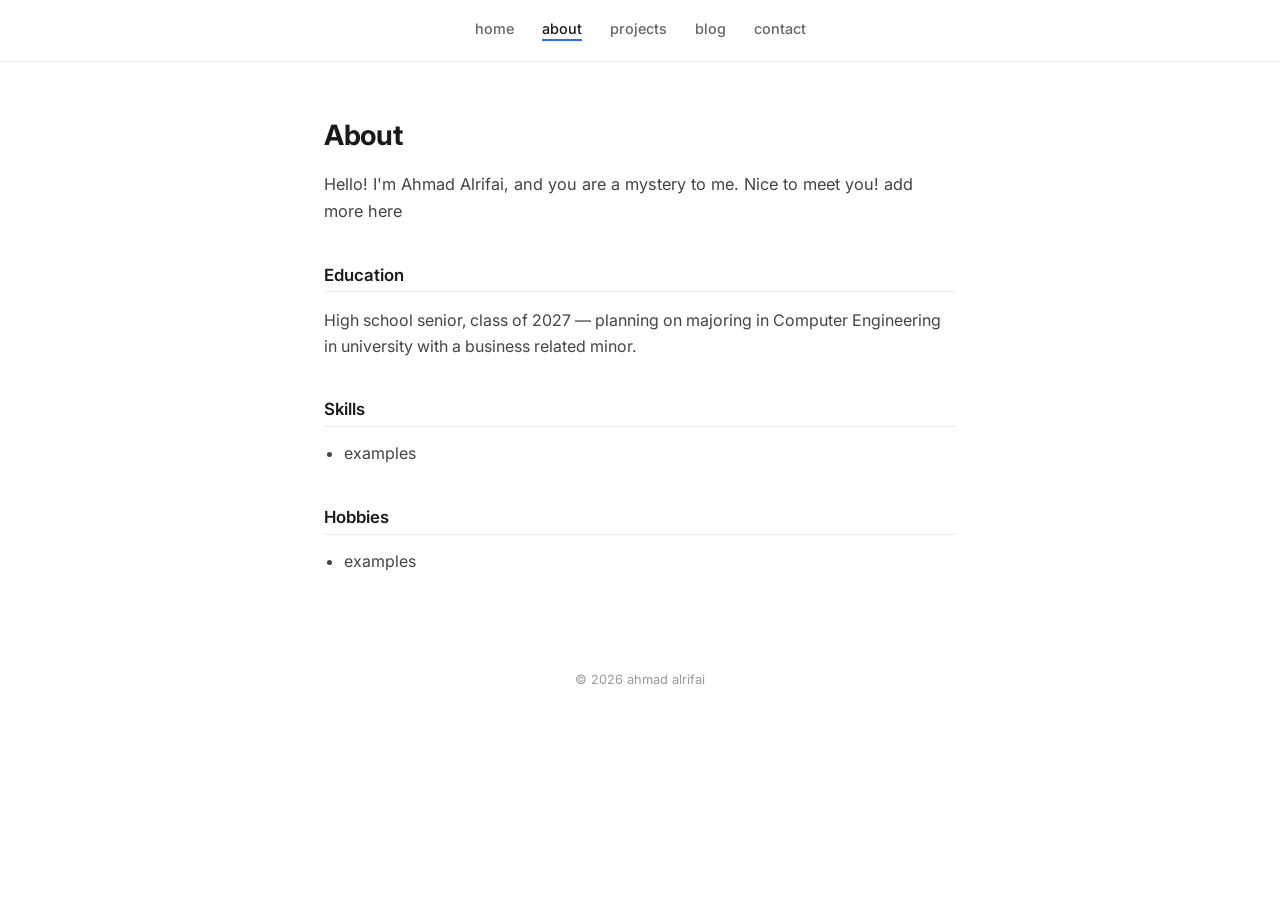
<file: about.html>
<!DOCTYPE html>
<html lang="en">
<head>
  <meta charset="UTF-8">
  <meta name="viewport" content="width=device-width, initial-scale=1.0">
  <title>about</title>
  <link rel="preconnect" href="https://fonts.googleapis.com">
  <link rel="preconnect" href="https://fonts.gstatic.com" crossorigin>
  <link href="https://fonts.googleapis.com/css2?family=Inter:wght@400;500;600;700&display=swap" rel="stylesheet">
  <link rel="stylesheet" href="style.css">
</head>
<body>

  <nav class="nav">
    <a href="index.html">home</a>
    <a href="about.html" aria-current="page">about</a>
    <a href="projects.html">projects</a>
    <a href="blog.html">blog</a>
    <a href="contact.html">contact</a>
  </nav>

  <main class="page">
    <h1>About</h1>
    <p>
      Hello! I'm Ahmad Alrifai, and you are <span id="visitor-ip">…</span>. Nice to meet you! add more here
    </p>

    <section>
      <h2>Education</h2>
      <p>High school senior, class of 2027 — planning on majoring in Computer Engineering in university with a business related minor.</p>
    </section>

    <section>
      <h2>Skills</h2>
      <ul class="dotted-list">
        <li>examples</li>
      </ul>
    </section>

    <section>
      <h2>Hobbies</h2>
      <ul class="dotted-list">
        <li>examples</li>
      </ul>
    </section>
  </main>

  <footer>© 2026 ahmad alrifai</footer>

  <script>
    fetch('https://api.ipify.org?format=json')
      .then(res => res.json())
      .then(data => {
        document.getElementById('visitor-ip').textContent = data.ip;
      })
      .catch(() => {
        document.getElementById('visitor-ip').textContent = 'a mystery to me';
      });
  </script>

</body>
</html>
</file>
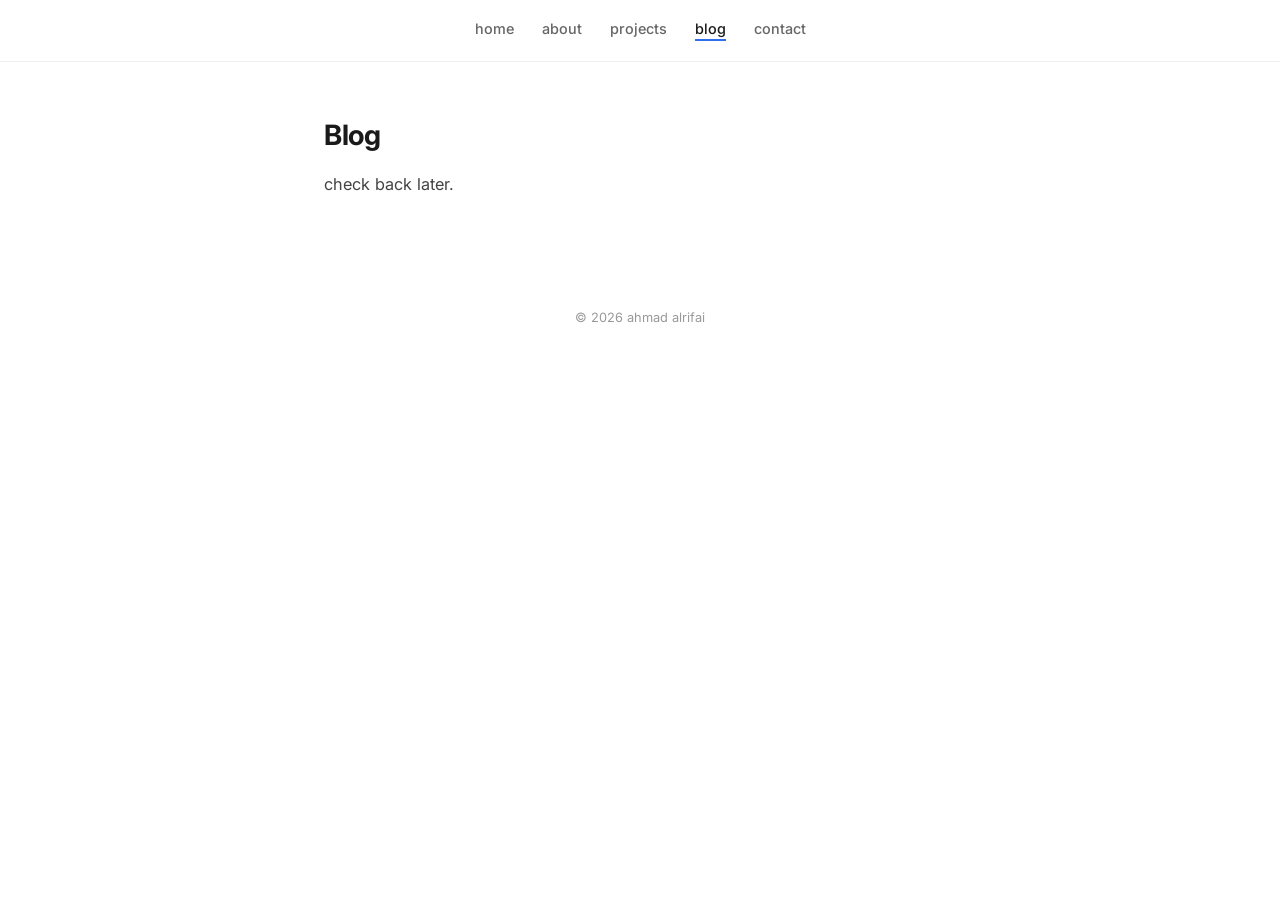
<file: blog.html>
<!DOCTYPE html>
<html lang="en">
<head>
  <meta charset="UTF-8">
  <meta name="viewport" content="width=device-width, initial-scale=1.0">
  <title>blog</title>
  <link rel="preconnect" href="https://fonts.googleapis.com">
  <link rel="preconnect" href="https://fonts.gstatic.com" crossorigin>
  <link href="https://fonts.googleapis.com/css2?family=Inter:wght@400;500;600;700&display=swap" rel="stylesheet">
  <link rel="stylesheet" href="style.css">
</head>
<body>

  <nav class="nav">
    <a href="index.html">home</a>
    <a href="about.html">about</a>
    <a href="projects.html">projects</a>
    <a href="blog.html" aria-current="page">blog</a>
    <a href="contact.html">contact</a>
  </nav>

  <main class="page">
    <h1>Blog</h1>
    <p>check back later.</p>
  </main>

  <footer>© 2026 ahmad alrifai</footer>

</body>
</html>
</file>
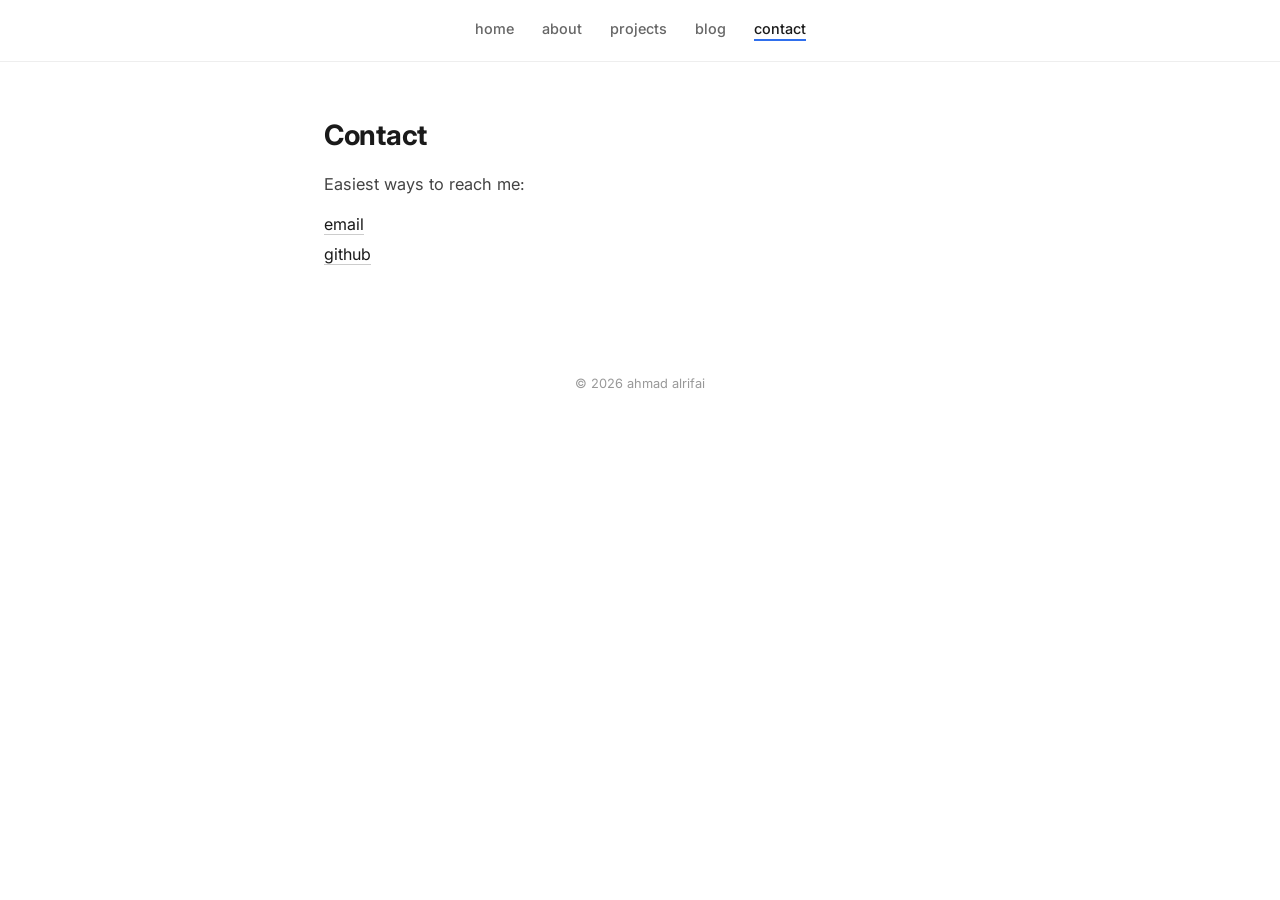
<file: contact.html>
<!DOCTYPE html>
<html lang="en">
<head>
  <meta charset="UTF-8">
  <meta name="viewport" content="width=device-width, initial-scale=1.0">
  <title>contact</title>
  <link rel="preconnect" href="https://fonts.googleapis.com">
  <link rel="preconnect" href="https://fonts.gstatic.com" crossorigin>
  <link href="https://fonts.googleapis.com/css2?family=Inter:wght@400;500;600;700&display=swap" rel="stylesheet">
  <link rel="stylesheet" href="style.css">
</head>
<body>

  <nav class="nav">
    <a href="index.html">home</a>
    <a href="about.html">about</a>
    <a href="projects.html">projects</a>
    <a href="blog.html">blog</a>
    <a href="contact.html" aria-current="page">contact</a>
  </nav>

  <main class="page">
    <h1>Contact</h1>
    <p>Easiest ways to reach me:</p>

    <ul class="links">
      <li><a href="mailto:ahtalrifai@gmail.com">email</a></li>
      <li><a href="https://github.com/">github</a></li>
    </ul>
  </main>

  <footer>© 2026 ahmad alrifai</footer>

</body>
</html>
</file>
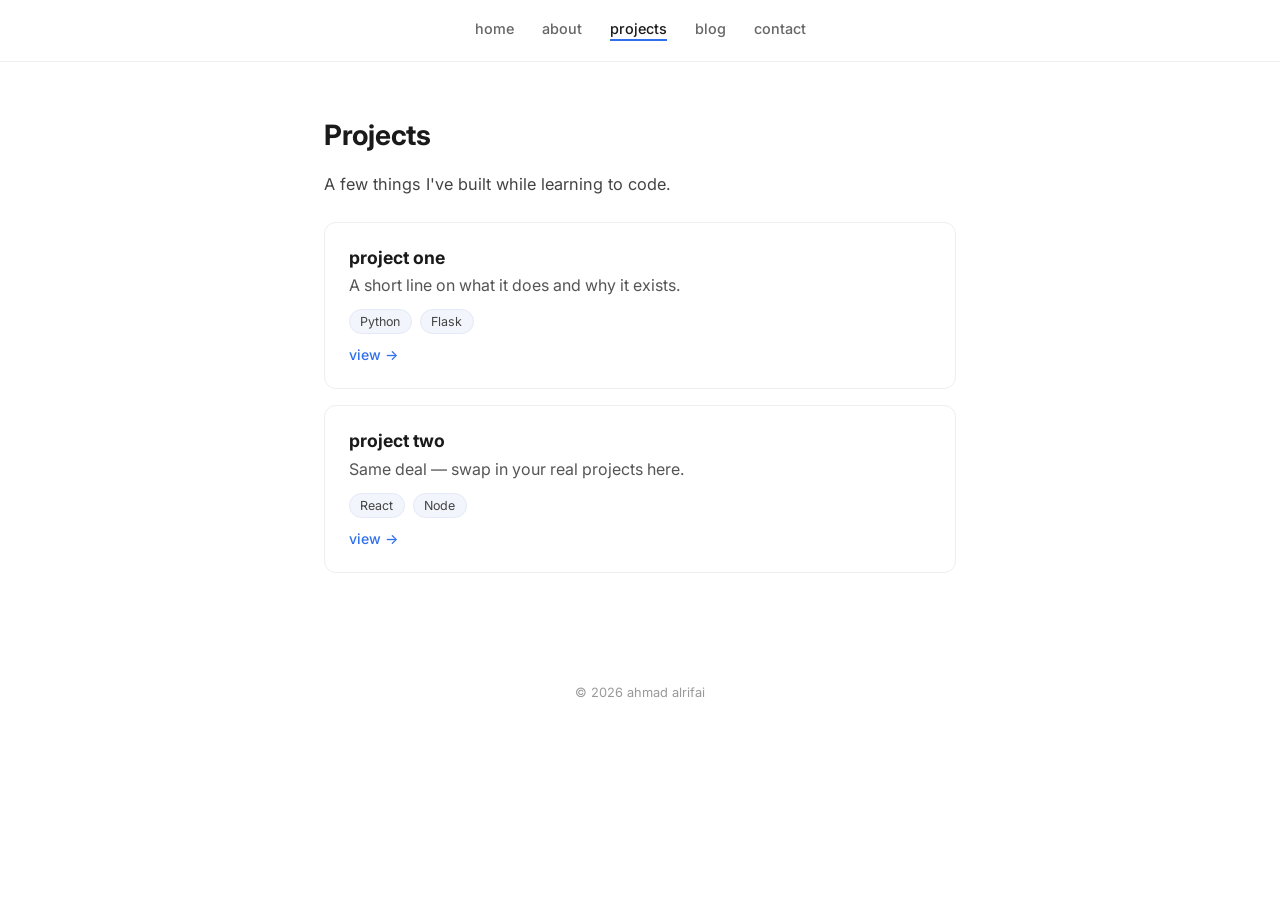
<file: projects.html>
<!DOCTYPE html>
<html lang="en">
<head>
  <meta charset="UTF-8">
  <meta name="viewport" content="width=device-width, initial-scale=1.0">
  <title>projects</title>
  <link rel="preconnect" href="https://fonts.googleapis.com">
  <link rel="preconnect" href="https://fonts.gstatic.com" crossorigin>
  <link href="https://fonts.googleapis.com/css2?family=Inter:wght@400;500;600;700&display=swap" rel="stylesheet">
  <link rel="stylesheet" href="style.css">
</head>
<body>

  <nav class="nav">
    <a href="index.html">home</a>
    <a href="about.html">about</a>
    <a href="projects.html" aria-current="page">projects</a>
    <a href="blog.html">blog</a>
    <a href="contact.html">contact</a>
  </nav>

  <main class="page">
    <h1>Projects</h1>
    <p>A few things I've built while learning to code.</p>

    <ul class="project-list">
      <li>
        <h2>project one</h2>
        <p>A short line on what it does and why it exists.</p>
        <div class="tags"><span>Python</span><span>Flask</span></div>
        <a href="#">view →</a>
      </li>
      <li>
        <h2>project two</h2>
        <p>Same deal — swap in your real projects here.</p>
        <div class="tags"><span>React</span><span>Node</span></div>
        <a href="#">view →</a>
      </li>
    </ul>
  </main>

  <footer>© 2026 ahmad alrifai</footer>

</body>
</html>
</file>
<file: style.css>
* {
  box-sizing: border-box;
}

body {
  margin: 0;
  font-family: 'Inter', -apple-system, BlinkMacSystemFont, "Segoe UI", Helvetica, Arial, sans-serif;
  color: #1a1a1a;
  background: #fff;
}

a {
  color: inherit;
}

/* nav, present on every page */

.nav {
  position: sticky;
  top: 0;
  z-index: 10;
  display: flex;
  justify-content: center;
  gap: 1.75rem;
  padding: 1.25rem;
  background: rgba(255, 255, 255, 0.9);
  backdrop-filter: blur(6px);
  border-bottom: 1px solid #eee;
}

.nav a {
  text-decoration: none;
  color: #666;
  font-size: 0.9rem;
  font-weight: 500;
  padding-bottom: 2px;
  border-bottom: 2px solid transparent;
}

.nav a:hover {
  color: #1a1a1a;
}

.nav a[aria-current="page"] {
  color: #1a1a1a;
  border-bottom-color: #2f6fed;
}

/* front page */

.hero {
  min-height: calc(100vh - 67px);
  display: flex;
  flex-direction: column;
  align-items: center;
  justify-content: center;
  text-align: center;
  padding: 2rem;
}

.hero-photo {
  width: min(500px, 90%);
  height: auto;
  margin-bottom: 2rem;
}

.hero-photo.placeholder {
  display: flex;
  align-items: center;
  justify-content: center;
  background: linear-gradient(135deg, #6e6e6e, #2b2b2b);
  color: #fff;
  font-size: 2.5rem;
  font-weight: 500;
  letter-spacing: 1px;
}

.hero h1 {
  margin: 0;
  font-size: 2.25rem;
  font-weight: 700;
  letter-spacing: -0.02em;
}

.tagline {
  margin: 0.6rem 0 1.75rem;
  color: #666;
  font-size: 1.05rem;
}

.hero-links {
  display: flex;
  gap: 1.25rem;
  font-size: 0.9rem;
}

.hero-links a {
  text-decoration: none;
  color: #444;
  border-bottom: 1px solid #ccc;
}

.hero-links a:hover {
  color: #2f6fed;
  border-color: #2f6fed;
}

/* inner pages */

.page {
  max-width: 680px;
  margin: 0 auto;
  padding: 3.5rem 1.5rem 4rem;
}

.page h1 {
  margin-top: 0;
  font-size: 1.75rem;
  letter-spacing: -0.01em;
}

.page > p {
  line-height: 1.65;
  color: #444;
  font-size: 1.02rem;
}

.page section {
  margin-top: 2.5rem;
}

.page section h2 {
  font-size: 1.05rem;
  font-weight: 600;
  margin: 0 0 0.75rem;
  padding-bottom: 0.4rem;
  border-bottom: 1px solid #eee;
}

.page section p {
  line-height: 1.6;
  color: #444;
}

/* dotted list, used for skills + hobbies on the about page */

.dotted-list {
  margin: 0;
  padding-left: 1.25rem;
  color: #444;
}

.dotted-list li {
  line-height: 1.8;
}

/* little tag chips, used on projects */

.tags {
  display: flex;
  flex-wrap: wrap;
  gap: 0.5rem;
  margin-top: 0.75rem;
}

.tags span {
  font-size: 0.78rem;
  color: #444;
  background: #f2f5fc;
  border: 1px solid #e3e9f7;
  padding: 0.25rem 0.65rem;
  border-radius: 999px;
}

/* project cards */

.project-list {
  list-style: none;
  padding: 0;
  display: grid;
  gap: 1rem;
  margin-top: 1.5rem;
}

.project-list li {
  padding: 1.5rem;
  border: 1px solid #eee;
  border-radius: 12px;
  transition: box-shadow 0.15s ease, transform 0.15s ease;
}

.project-list li:hover {
  box-shadow: 0 6px 20px rgba(0, 0, 0, 0.06);
  transform: translateY(-2px);
}

.project-list h2 {
  margin: 0 0 0.35rem;
  font-size: 1.1rem;
}

.project-list p {
  margin: 0;
  color: #555;
  line-height: 1.5;
}

.project-list a {
  display: inline-block;
  margin-top: 0.75rem;
  font-size: 0.88rem;
  text-decoration: none;
  color: #2f6fed;
  font-weight: 500;
}

/* contact links */

.links {
  list-style: none;
  padding: 0;
}

.links li {
  margin-bottom: 0.6rem;
}

.links a {
  text-decoration: none;
  border-bottom: 1px solid #ccc;
}

.links a:hover {
  color: #2f6fed;
  border-color: #2f6fed;
}

footer {
  text-align: center;
  padding: 2rem 1.5rem;
  color: #999;
  font-size: 0.8rem;
}
</file>
